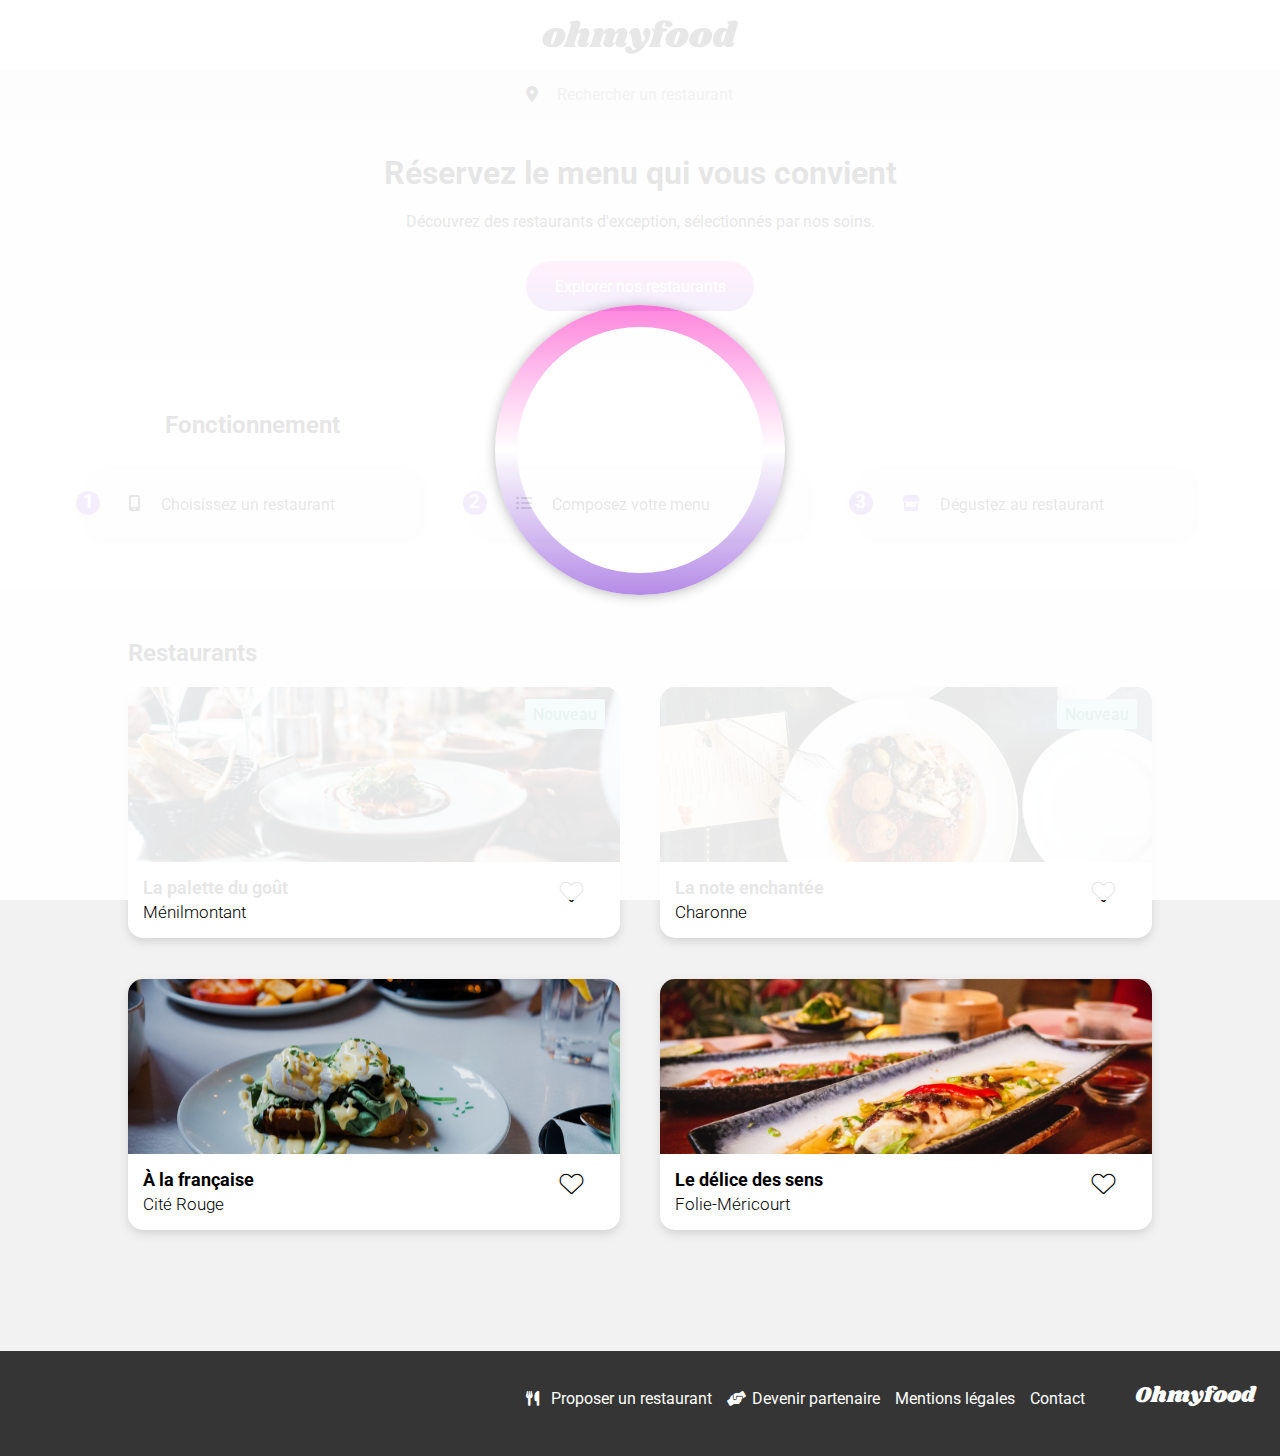
<file: index.html>
<!DOCTYPE html>
<html lang="fr">
<head>
    <meta charset="UTF-8">
    <meta name="viewport" content="width=device-width, initial-scale=1.0">
    <link href="https://fonts.googleapis.com/css2?family=Shrikhand&display=swap" rel="stylesheet">
    <link href="https://fonts.googleapis.com/css2?family=Roboto:wght@100;300;400;500;700&family=Shrikhand&display=swap" rel="stylesheet">
    <link rel="stylesheet" href="https://cdnjs.cloudflare.com/ajax/libs/font-awesome/6.0.0-beta3/css/all.min.css">
    <link rel="stylesheet" href="SASS/style.css">
    <title>Ohmyfood</title>
</head>
<body>
    <div class="main-container">

    <!--    Header    -->

        <header>
            <img class="header__logo" src="assets/Images_textes_Ohmyfood/images/logo/ohmyfood@2x.svg" alt="Ohmyfood">
            <div class="header"> 
            <form class="header__form" method="get">
                <i class="fa-solid fa-location-dot"></i>
                <input type="search" placeholder="Rechercher un restaurant" name="search" required>
            </form>
        </div>
        </header>

        <!--    Info    -->

        <div class="about content-background">
            <h1>Réservez le menu qui vous convient</h1>
            <p>Découvrez des restaurants d'exception, sélectionnés par nos soins.</p>
            <a class="about__link white" href="">Explorer nos restaurants</a>
        </div>
        <section class="howto">
        <div class="howto__container">
            <h2>Fonctionnement</h2>
            <div class="howto__cards">
                <article class="cards">
                <div class="cards__content">
                    <div class="circle white">
                        <h3>1</h3>
                    </div>
                    <a class="black" href="#"><i class="fa-solid fa-mobile-screen-button"></i>Choisissez un restaurant</a>
                </div>
                </article>
                <article class="cards">
                <div class="cards__content">
                    <div class="circle white">
                        <h3>2</h3>
                    </div>
                    <a class="black" href="#"><i class="fa-solid fa-list-ul"></i>Composez votre menu</a>
                </div>
                </article>
                <article class="cards">
                <div class="cards__content">
                    <div class="circle white">
                        <h3>3</h3>
                    </div>
                
                    <a class="black" href="#"><i class="fa-solid fa-store"></i>Dégustez au restaurant</a>
                </div>
                </article>
            </div>
        </div>
        </section>

        <!--    Restaurant    -->

        <section class="restaurant">
            <div class=" content__background">
                <h2>Restaurants</h2>

            <div class="restaurant__container">
                <article class="restaurant__cards">
                    <a href="la-palette-du-gout.html">
                        <div class="restaurant__cards--img">
                            <img src="assets/Images_textes_Ohmyfood/images/restaurants/jay-wennington-N_Y88TWmGwA-unsplash.jpg" alt=" photo du plat, du restaurant la palette du goût">
                            <div class="restaurant__cards--img--new">
                                <p>Nouveau</p>
                            </div>
                        </div>
                        <div class="restaurant__cards--info">
                            <div class="restaurant__cards--text black">
                                <h4>La palette du goût</h4>
                                <p>Ménilmontant</p>
                            </div>
                        </div>
                    </a>
                    <div class="restaurant__cards--like">
                        <button type="submit" class="button__like"><i class="fa-regular fa-heart"></i></button>
                    </div>
                </article>
                <article class="restaurant__cards">
                    <a href="la-note-enchantée.html">
                        <div class="restaurant__cards--img">
                            <img src="assets/Images_textes_Ohmyfood/images/restaurants/stil-u2Lp8tXIcjw-unsplash.jpg" alt="photo du plat, du restaurant la note enchantés">
                            <div class="restaurant__cards--img--new">
                                <p>Nouveau</p>
                            </div>
                        </div>
                        <div class="restaurant__cards--info">
                            <div class="restaurant__cards--text black">
                                <h4>La note enchantée</h4>
                                <p>Charonne</p>
                            </div>
                        </div>
                    </a>
                    <div class="restaurant__cards--like">
                        <button type="submit" class="button__like"><i class="fa-regular fa-heart"></i></button>
                    </div>
                </article>

                <article class="restaurant__cards">
                    <a href="a-la-francaise.html">
                        <div class="restaurant__cards--img">
                            <img src="assets/Images_textes_Ohmyfood/images/restaurants/toa-heftiba-DQKerTsQwi0-unsplash.jpg" alt="Photo du plat, du restaurant à la francaise">
                        </div>
                        <div class="restaurant__cards--info">
                            <div class="restaurant__cards--text black">
                                <h4>À la française </h4>
                                <p>Cité Rouge</p>
                            </div>
                        </div>
                    </a>
                    <div class="restaurant__cards--like">
                        <button type="submit" class="button__like"><i class="fa-regular fa-heart"></i></button>
                    </div>
                </article>

                <article class="restaurant__cards">
                    <a href="le-délice-des-sens.html">
                        <div class="restaurant__cards--img">
                            <img src="assets/Images_textes_Ohmyfood/images/restaurants/louis-hansel-shotsoflouis-qNBGVyOCY8Q-unsplash.jpg" alt="Photo du plat, du restaurant la délice des sens">
                        </div>
                        <div class="restaurant__cards--info">
                            <div class="restaurant__cards--text black">
                                <h4>Le délice des sens</h4>
                                <p>Folie-Méricourt</p>
                            </div>
                        </div>
                    </a>
                    <div class="restaurant__cards--like">
                        <button type="submit" class="button__like"><i class="fa-regular fa-heart"></i></button>
                    </div>
                </article>
            </div>
            </div>
            
        </section>

        <!--    Footer    -->

        <footer>
            <div class="footer__container">
                <h1 class="footer__container--logo">Ohmyfood</h1>
                <ul class="footer__container--links white">
                    <li><a class="footer__nav white" href="#"><i class="fas fa-utensils white footer__container--icon"></i>Proposer un restaurant</a></li>
                    <li><a class="footer__nav white" href="#"><i class="fas fa-hands-helping white footer__container--icon"></i>Devenir partenaire</a></li>
                    <li><a class="footer__nav--info white" href="#">Mentions légales</a></li>
                    <li><a class="footer__nav--info white" href="mailto:contact@ohmyfood.fr">Contact</a></li>
                </ul>
            </div>
        </footer>

        <!--    Loader    -->

        <div class="loader-container">
            <div class="loader-spinner">
            </div>
        </div>

    </div>
</body>
</html>
</file>
<file: SASS/style.css>
/**** Variable ****/
/**** responsive ****/
/**** logo ****/
/**** cercle ****/
/**** Shadow ****/
/**** gradient ****/
/**** Gradient ****/
.content-background {
  background: #f2f2f2;
}

.marginbas {
  margin-bottom: 0;
}

.white {
  color: white;
}

.black {
  color: black;
}

.cards {
  height: 70px;
  background: #f2f2f2;
  align-content: center;
  width: 335px;
  border-radius: 20px;
  filter: drop-shadow(1px 1px 6px rgba(0, 0, 0, 0.2));
}
.cards__content {
  display: flex;
  gap: 25px;
  margin: 0 auto;
  margin-left: -10px;
}
.cards__content a {
  padding: 4px;
  display: flex;
  gap: 20px;
}

.fa-store {
  color: #9356DC;
}

.cards-radius {
  border-radius: 15px;
}

* {
  font-family: "roboto", sans-serif;
  box-sizing: border-box;
  text-decoration: none;
  list-style: none;
}

body {
  margin: 0 auto;
  padding: 0;
}

header {
  display: flex;
  flex-direction: column;
  align-items: center;
  justify-content: center;
}
header .header__logo {
  padding: 20px 0 15px 0;
}
header .header {
  width: 100%;
  height: 50px;
}
header input {
  border: none;
}

.header-menu {
  padding: 20px 0 15px 0;
}

.header__form {
  display: flex;
  height: 50px;
  justify-content: center;
  align-items: center;
  gap: 17px;
  flex-shrink: 0;
  background: #eaeaea;
}
.header__form input {
  background: #eaeaea;
  width: 200px;
  font-family: "roboto", sans-serif;
  font-size: medium;
  color: #353535;
}

.about {
  display: flex;
  flex-direction: column;
  text-align: center;
  align-items: center;
  box-shadow: 4px -4px 8px rgba(0, 0, 0, 0.2);
}
.about__link {
  height: 50px;
  width: 228px;
  margin: 0 0 50px 0;
  display: flex;
  justify-content: center;
  align-items: center;
  padding: 15px;
  background: linear-gradient(to bottom, #FF79DA, #9356DC);
  color: white;
  text-decoration: none;
  border-radius: 30px;
}
.about__link a {
  color: #ffffff;
}
.about h1 {
  margin: 35px 10px 0px 10px;
}
.about p {
  margin: 20px 20px 30px 20px;
}

.howto {
  margin: 0 60px 50px 60px;
}
@media all and (min-width: 1024px) {
  .howto h2 {
    display: flex;
    justify-content: flex-start;
    margin: 50px 0 30px 105px;
  }
}
.howto .howto__cards {
  display: flex;
  flex-direction: column;
  align-items: center;
  text-align: center;
  gap: 25px;
}
@media all and (min-width: 1024px) {
  .howto .howto__cards {
    flex-direction: row;
    justify-content: space-evenly;
  }
}

.circle {
  width: 24px;
  height: 24px;
  border-radius: 50%;
  background: #9356DC;
}
.circle h3 {
  margin: 0 auto;
}

.restaurant {
  display: flex;
  flex-direction: column;
  margin: auto;
  padding: 30px 0 80px 0;
  background: #f2f2f2;
}
.restaurant h2 {
  padding: 20px 0 20px 0;
  margin: 0 auto;
  width: 80%;
}

.restaurant__cards {
  display: flex;
  flex-direction: column;
  position: relative;
  height: 251px;
  margin: 0px 10px 20px 10px;
  border-radius: 15px;
  background-color: #ffffff;
  box-shadow: 0 4px 10px 0 #D5D5D5;
}
@media all and (min-width: 768px) {
  .restaurant__cards {
    width: 48%;
    margin: 0;
    margin-bottom: 4%;
  }
}
.restaurant__cards:hover {
  box-shadow: 0 4px 10px 0 #bcbcbc;
}
.restaurant__cards--img {
  position: relative;
  overflow: hidden;
  height: 175px;
  border-radius: 15px 15px 0px 0px;
}
.restaurant__cards--img img {
  width: 100%;
  height: 175px;
  -o-object-fit: cover;
     object-fit: cover;
}
.restaurant__cards--img--new {
  display: flex;
  align-items: center;
  justify-content: center;
  position: absolute;
  right: 15px;
  top: 12px;
  width: 80px;
  height: 30px;
  border-radius: 2px;
  background-color: #99E2D0;
  color: #278870;
  font-weight: 500;
}
.restaurant__cards--info {
  display: flex;
  align-items: flex-start;
  height: auto;
  min-height: 75px;
  padding: 15px;
}
.restaurant__cards--info--text {
  width: 90%;
}
.restaurant__cards--info h4, .restaurant__cards--info p {
  margin: 0;
}
.restaurant__cards--info h4 {
  width: 267px;
  height: 20px;
  margin-bottom: 5px;
  font-size: 18px;
}
.restaurant__cards--info p {
  height: 24px;
  font-weight: 300;
  font-size: 17px;
}
.restaurant__cards--like {
  position: absolute;
  top: 76%;
  right: 7%;
  font-size: 25px;
}

.restaurant__container {
  width: 80%;
  margin: auto;
}
@media all and (min-width: 768px) {
  .restaurant__container {
    display: flex;
    flex-wrap: wrap;
    justify-content: space-between;
  }
}

.footer__container {
  background: #353535;
  padding: 22px 25px 22px 25px;
  display: flex;
  flex-direction: column;
}
@media all and (min-width: 768px) {
  .footer__container {
    flex-direction: row-reverse;
    align-items: center;
    justify-content: flex-start;
  }
}
.footer__container .footer__container--links {
  padding: 0;
}
@media all and (min-width: 768px) {
  .footer__container .footer__container--links {
    display: flex;
    flex-direction: row;
    gap: 15px;
  }
}
.footer__container .footer__container--links li {
  display: flex;
  padding-bottom: 7px;
}
.footer__container--icon {
  padding-right: 5%;
  justify-content: center;
  align-items: center;
  width: 25px;
  height: 20px;
  font-size: 15px;
}

.footer__container--logo {
  margin: 0 0 16px 0;
  font-weight: 400;
  font-size: 28px;
  font-family: "Shrikhand", cursive;
  font-size: 22px;
  color: #ffffff;
}
@media all and (min-width: 768px) {
  .footer__container--logo {
    margin-left: 50px;
  }
}

.header__back {
  display: flex;
  align-items: center;
  justify-content: center;
  position: absolute;
  left: 5%;
  width: 20px;
  height: 20px;
  top: 2.5%;
  font-size: 30px;
  color: #353535;
}

/* Animation loader */
@keyframes loading-appear {
  50% {
    opacity: 0.95;
  }
  99% {
    z-index: 1;
  }
  100% {
    opacity: 0;
    z-index: -1;
  }
}
@keyframes rotate-gradient {
  0% {
    transform: rotate(0deg);
  }
  100% {
    transform: rotate(1440deg);
  }
}
/* Heart fill */
@keyframes heart-fill {
  0% {
    opacity: 0;
    transform: scale(0.2);
  }
  15% {
    opacity: 0.5;
  }
  80% {
    opacity: 1;
    transform: scale(1);
  }
  85% {
    opacity: 1;
    transform: scale(1.5);
  }
  95% {
    opacity: 1;
    transform: scale(1.1);
  }
  100% {
    opacity: 1;
    transform: scale(1);
  }
}
@keyframes fade-in {
  0% {
    transform: translateY(120px);
    opacity: 0;
  }
  75% {
    opacity: 1;
  }
  100% {
    transform: translateY(0);
    animation-timing-function: cubic-bezier(0.17, 0.1, 0.5, 0.67);
  }
}
.fade-in {
  transform-origin: top;
  animation: fade-in 2s forwards;
}
.fade-in--2 {
  animation: fade-in 2s 500ms both;
}
.fade-in--3 {
  animation: fade-in 2s 1000ms both;
}
.fade-in--4 {
  animation: fade-in 2s 1200ms both;
}

.button__like {
  width: 28px;
  z-index: 0;
  position: relative;
  font-family: "Font Awesome 5 Free";
  font-size: 25px;
  padding: 0;
  border: transparent 0px solid;
  background-color: transparent;
  -webkit-text-stroke: 1px white;
  cursor: pointer;
}
.button__like:hover::after {
  z-index: 1;
  animation: heart-fill 500ms forwards ease-in;
}
.button__like::after {
  z-index: -1;
  opacity: 0;
  position: absolute;
  top: 0;
  right: 0;
  bottom: 0;
  left: 0;
  font-family: "Font Awesome 5 Free";
  font-weight: 900;
  font-size: 25px;
  content: "\f004";
  color: transparent;
  background: linear-gradient(357deg, #9356DC, #FF79DA);
  -webkit-background-clip: text;
          background-clip: text;
  transform-origin: bottom;
  -webkit-text-stroke: 1px;
}

.hero__btngradient {
  width: 218px;
  height: 50px;
  color: #ffffff;
  font-size: 16px;
  background: linear-gradient(357deg, #9356DC, #FF79DA);
  border-radius: 25px;
  border: none;
  font-weight: 500;
  box-shadow: 0 4px 10px 0 #D5D5D5;
  cursor: pointer;
  transition: opacity 300ms ease-in-out;
}
.hero__btngradient:hover {
  opacity: 0.85;
  box-shadow: 0 4px 10px 0 #afafaf;
}

.entete__restaurant--img {
  position: relative;
  width: 100%;
  height: 250px;
  -o-object-fit: cover;
     object-fit: cover;
  display: block;
}

.menu {
  position: relative;
  background-color: #EAEAEA;
  border-radius: 25px 25px 0px 0px;
  padding: 2% 5% 50px 5%;
  margin-top: -30px;
  margin-inline: auto;
  z-index: 0;
}
@media all and (min-width: 1024px) {
  .menu {
    max-width: 1024px;
  }
}
.menu__heading {
  display: flex;
  align-items: center;
  margin: auto;
}
.menu__heading h2 {
  width: 87%;
  font-weight: 400;
  font-size: 28px;
  font-family: "Shrikhand", cursive;
}

.menu__orderbtn {
  display: flex;
  justify-content: center;
  padding: 50px 0 0 0;
}

.menu__type {
  display: flex;
  flex-direction: column;
  justify-content: center;
}
.menu__type h3 {
  border-bottom: 4px #99E2D0 solid;
  width: 50px;
  font-weight: 300;
  text-transform: uppercase;
}

.menu-cards {
  position: relative;
  display: flex;
  justify-content: space-between;
  width: 100%;
  margin: 10px 0px;
  padding: 0;
  background-color: white;
  box-shadow: 0 4px 10px 0 #D5D5D5;
  border-radius: 15px;
  overflow: hidden;
  cursor: pointer;
}
.menu-cards .menu-cards__checkout {
  transition: margin-right 600ms ease, transform 600ms ease;
}
.menu-cards:hover > .menu-cards__checkout {
  margin-right: 0px;
}
.menu-cards:hover > .menu-cards__checkout::after {
  transform: rotate(1080deg);
}
.menu-cards__info {
  display: flex;
  flex: 1;
  justify-content: space-between;
  width: 100%;
  margin: 2%;
  gap: 2%;
  white-space: nowrap;
  overflow: hidden;
  text-overflow: ellipsis;
}
.menu-cards__description {
  white-space: nowrap;
  overflow: hidden;
  text-overflow: ellipsis;
  width: 100%;
  padding: 5px;
}
.menu-cards__description h4 {
  margin: 0;
  font-size: 16px;
  font-weight: 500;
  white-space: nowrap;
  overflow: hidden;
  text-overflow: ellipsis;
}
.menu-cards__description p {
  margin: 0;
  font-weight: 300;
  font-size: 15px;
  white-space: nowrap;
  overflow: hidden;
  text-overflow: ellipsis;
}
.menu-cards__checkout {
  display: flex;
  align-items: center;
  justify-content: center;
  height: auto;
  width: 20%;
  margin-right: -20%;
  border-radius: 0px 15px 15px 0px;
  background-color: #99E2D0;
  transition: margin-right 400ms;
}
.menu-cards__checkout::after {
  display: inline-block;
  margin: auto;
  font-family: "Font Awesome 5 Free";
  font-weight: 900;
  font-size: 25px;
  content: "\f058";
  color: #ffffff;
  transition: transform 400ms;
}

.loader-container {
  position: fixed;
  height: 100%;
  width: 100%;
  left: 0;
  top: 0;
  bottom: 0;
  right: 0;
  background-color: #ffffff;
  opacity: 0.9;
  animation: loading-appear 2s both ease-in-out;
  z-index: 1;
  display: flex;
  align-items: center;
  justify-content: center;
}

.loader-spinner {
  position: relative;
  display: flex;
  align-items: center;
  justify-content: center;
  width: 290px;
  min-width: 290px;
  height: 290px;
  border-radius: 50%;
  background: linear-gradient(to top, #ae80e5, transparent, #FF79DA);
  box-shadow: 0px 1px 12px rgba(0, 0, 0, 0.3);
  z-index: 0;
  animation: rotate-gradient 3s;
}
.loader-spinner::after {
  z-index: 0;
  position: absolute;
  content: "";
  width: 85%;
  height: 85%;
  background-color: #ffffff;
  border-radius: 50%;
  animation: pulse 1s ease-in-out infinite;
}

@media (min-width: 768px) {
  header .header__logo {
    display: flex;
    flex-direction: column;
    align-items: center;
    justify-content: center;
  }
}/*# sourceMappingURL=style.css.map */
</file>
